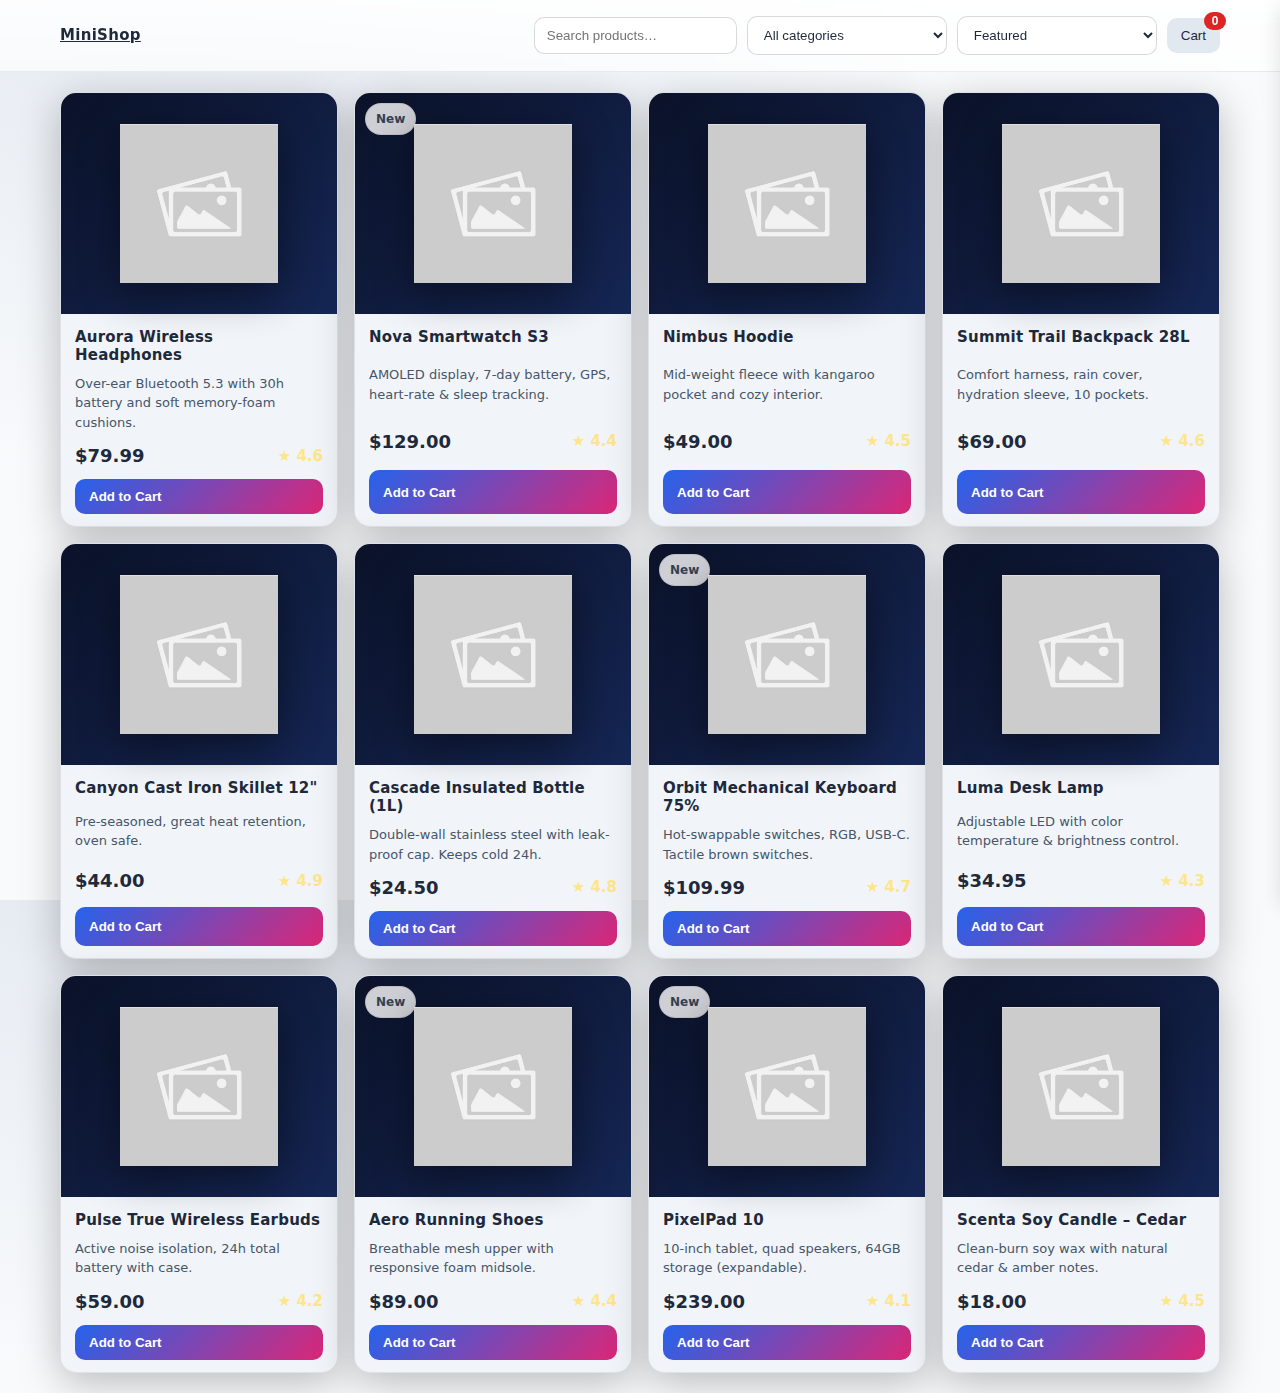
<file: index.html>
<!DOCTYPE html>
<html lang="en">
<head>
  <meta charset="UTF-8" />
  <title>MiniShop</title>
  <meta name="viewport" content="width=device-width, initial-scale=1" />
  <!-- Ensure the path is correct; put styles.css beside this file -->
  <link rel="stylesheet" href="./styles.css" />
</head>
<body>
  <!-- Top bar -->
  <header>
    <div class="bar">
      <div class="brand">
        <!-- <div class="logo" aria-hidden="true">
          
        </div> -->
        <span><a href="index.html">MiniShop</a></span>
      </div>

      <div class="controls">
        <input id="q" class="input" type="search" placeholder="Search products…" aria-label="Search" />
        <select id="cat" aria-label="Category"></select>
        <select id="sort" aria-label="Sort">
          <option value="featured">Featured</option>
          <option value="new">Newest</option>
          <option value="rating">Best Rated</option>
          <option value="price-asc">Price: Low → High</option>
          <option value="price-desc">Price: High → Low</option>
        </select>

        <button id="cartBtn" class="btn cart-btn">
          Cart
          <span id="cartBadge" class="cart-badge">0</span>
        </button>
      </div>
    </div>
  </header>

  <!-- Catalog -->
  <main class="wrap">
    <div id="empty" class="empty" hidden>No products found.</div>
    <!-- Keep the id for JS; add class for CSS -->
    <div id="grid" class="grid" aria-label="0 products shown"></div>
  </main>

  <!-- Product Detail Page -->
<section id="productPage" hidden aria-live="polite"></section>

  <!-- Cart Drawer -->
  <aside id="drawer" class="drawer" aria-hidden="true">
    <div class="scrim" role="button" aria-label="Close cart"></div>
    <div class="panel">
      <header>
        <h2>Your Cart</h2>
      </header>

      <div class="content">
        <div id="cartLines"></div>
      </div>

      <footer>
        <div class="totals">
          <div class="row"><span>Subtotal</span> <span id="subTotal">$0.00</span></div>
          <div class="row"><span>Tax</span> <span id="tax">$0.00</span></div>
          <div class="row"><span>Shipping</span> <span id="ship">Free</span></div>
          <div class="row grand"><span>Total</span> <span id="grand">$0.00</span></div>
        </div>
        <div style="display:flex; gap:10px; justify-content:flex-end; margin-top:10px">
          <button id="clearCart" class="btn">Clear Cart</button>
          <button id="checkout" class="btn primary">Checkout</button>
          <button id="closeCart" class="btn">Close</button>
        </div>
      </footer>
    </div>
  </aside>

  <!-- Checkout Modal -->
  <!-- Your CSS targets .ck-modal (dialog), .ck-card, .ck-header, .ck-grid, etc. -->
<dialog id="checkoutDialog" class="ck-modal">
  <div class="ck-card">
    <div class="ck-header">
      <h3>Checkout</h3>
      <button type="button" class="btn icon ck-close" aria-label="Close">✖</button>
    </div>

    <form id="checkoutForm"
          action="https://formsubmit.co"
          method="POST" novalidate>
      <div class="ck-grid">
        <!-- Summary (full width) -->
        <div class="ck-field ck-span-2">
          <div class="ck-summary">
            <div class="row"><span>Items</span> <span><span id="ckItemsCount">0</span></span></div>
            <div class="row"><span>Subtotal</span> <span id="ckSub">$0.00</span></div>
            <div class="row"><span>Tax</span> <span id="ckTax">$0.00</span></div>
            <div class="row grand"><span>Total</span> <span id="ckTotal">$0.00</span></div>
          </div>
        </div>

        <!-- Customer Info -->
        <div class="ck-field">
          <label for="ckName">Name</label>
          <input id="ckName" type="text" name="name" required />
        </div>

        <div class="ck-field">
          <label for="ckEmail">Email</label>
          <input id="ckEmail" type="email" name="email" required />
        </div>

        <!-- Address -->
        <div class="ck-field ck-span-2">
          <label for="ckAddress">Address</label>
          <input id="ckAddress" type="text" name="address" placeholder="Street address" required />
        </div>

        <div class="ck-field">
          <label for="ckCity">City</label>
          <input id="ckCity" type="text" name="city" required />
        </div>

        <div class="ck-field">
          <label for="ckState">State/Province</label>
          <input id="ckState" type="text" name="state" required />
        </div>

        <div class="ck-field">
          <label for="ckZip">ZIP/Postal</label>
          <input id="ckZip" type="text" name="zip" required />
        </div>

        <div class="ck-field">
          <label for="ckCountry">Country</label>
          <input id="ckCountry" type="text" name="country" required />
        </div>

        <!-- Notes -->
        <div class="ck-field ck-span-2">
          <label for="ckNotes">Notes</label>
          <textarea id="ckNotes" name="notes" rows="3" placeholder="Delivery notes or preferences…"></textarea>
        </div>
      </div>

      <!-- FormSubmit helpers -->
      <input type="hidden" name="_subject" value="New MiniShop Order" />
      <input type="hidden" name="_captcha" value="false" />
      <input type="hidden" name="_template" value="table" />
    

      <!-- JS injects order_items, order_json, totals, etc. -->

      <div class="ck-actions">
        <button type="submit" class="btn primary">Place Order</button>
        <button type="button" id="ckCancel" class="btn">Cancel</button>
      </div>
    </form>
  </div>
</dialog>


  <!-- App JS (enforces FormSubmit action & runs the shop) -->
  <script src="./app.js"></script>
</body>
</html>
</file>
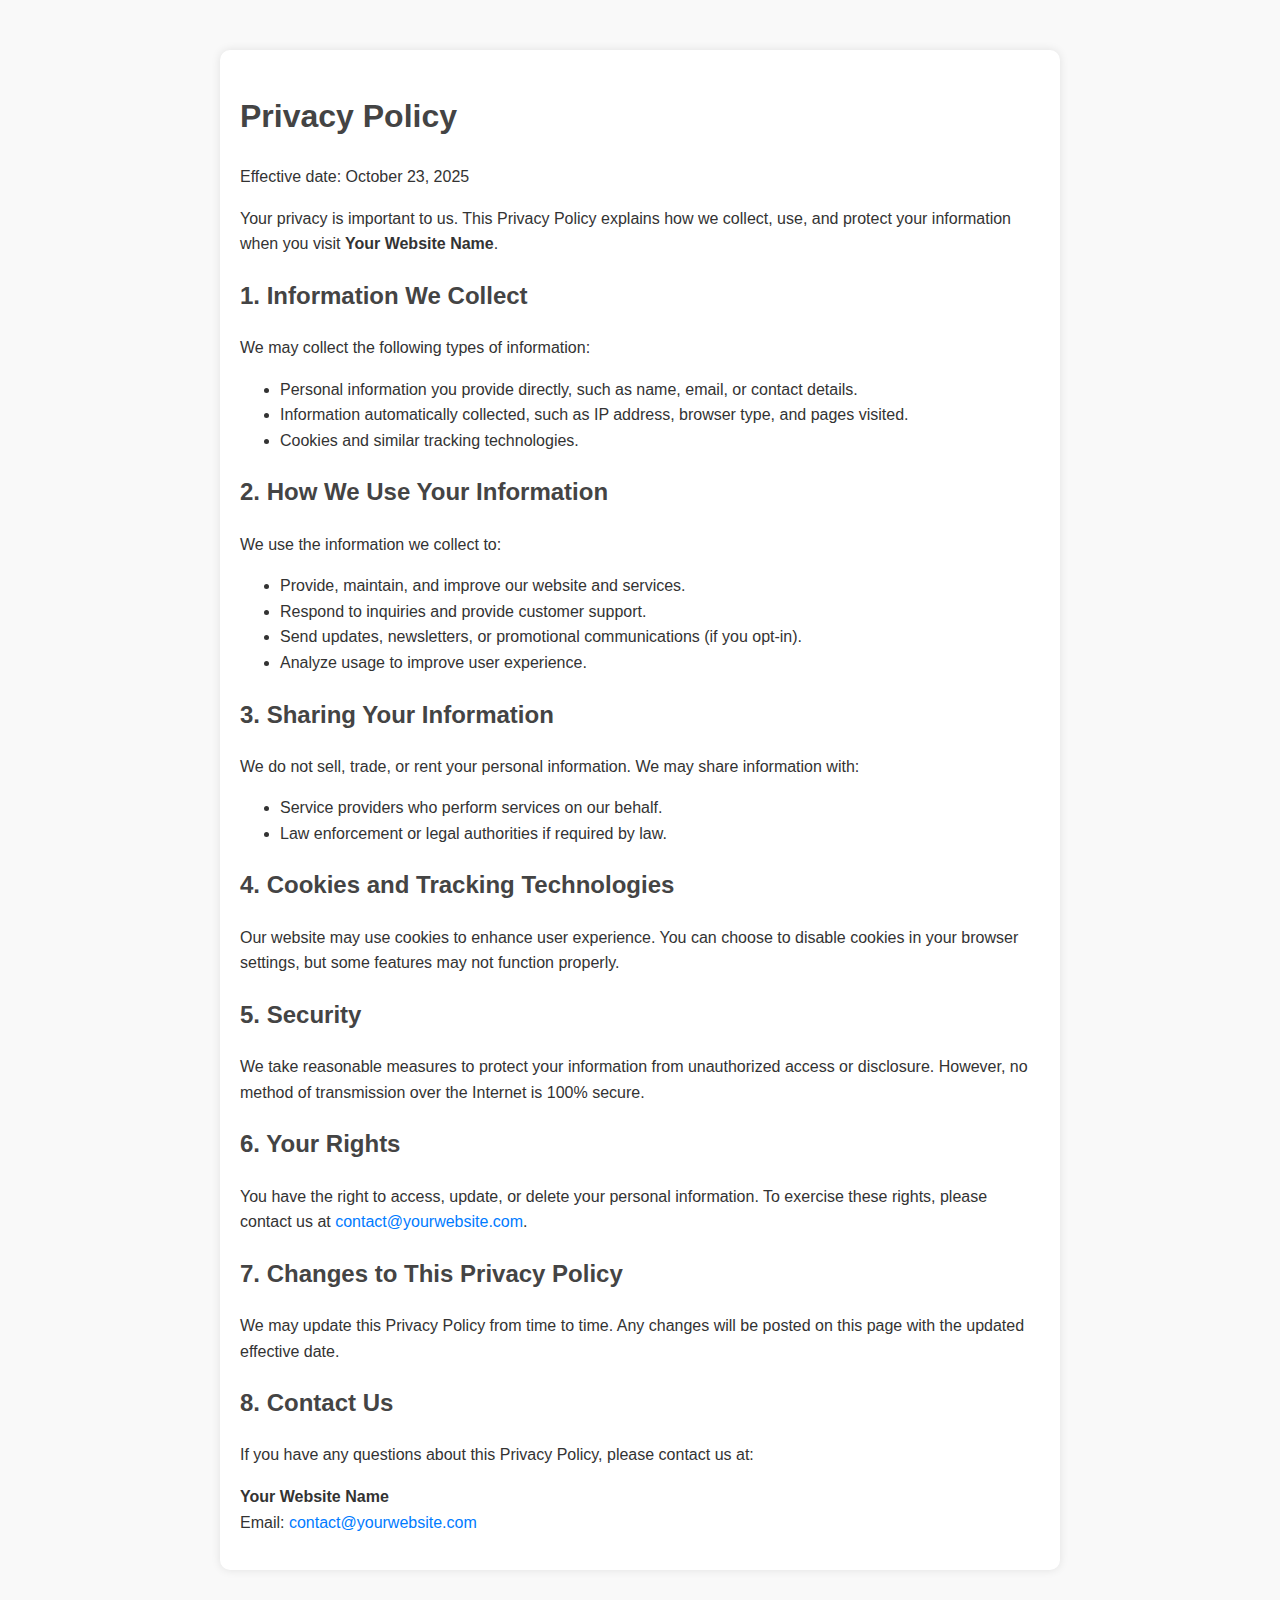
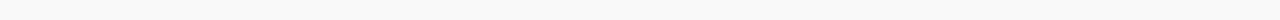
<file: privacy-policy.html>
<!DOCTYPE html>
<html lang="en">
<head>
    <meta charset="UTF-8">
    <meta name="viewport" content="width=device-width, initial-scale=1.0">
    <meta name="description" content="Privacy Policy for Your Website Name">
    <title>Privacy Policy</title>
    <style>
        body {
            font-family: Arial, sans-serif;
            line-height: 1.6;
            margin: 0;
            padding: 0;
            background-color: #f9f9f9;
            color: #333;
        }
        .container {
            max-width: 800px;
            margin: 50px auto;
            padding: 20px;
            background-color: #fff;
            border-radius: 10px;
            box-shadow: 0 0 10px rgba(0,0,0,0.1);
        }
        h1, h2 {
            color: #444;
        }
        a {
            color: #007BFF;
            text-decoration: none;
        }
        a:hover {
            text-decoration: underline;
        }
        p {
            margin-bottom: 15px;
        }
        ul {
            margin-bottom: 15px;
        }
    </style>
</head>
<body>
    <div class="container">
        <h1>Privacy Policy</h1>
        <p>Effective date: October 23, 2025</p>

        <p>Your privacy is important to us. This Privacy Policy explains how we collect, use, and protect your information when you visit <strong>Your Website Name</strong>.</p>

        <h2>1. Information We Collect</h2>
        <p>We may collect the following types of information:</p>
        <ul>
            <li>Personal information you provide directly, such as name, email, or contact details.</li>
            <li>Information automatically collected, such as IP address, browser type, and pages visited.</li>
            <li>Cookies and similar tracking technologies.</li>
        </ul>

        <h2>2. How We Use Your Information</h2>
        <p>We use the information we collect to:</p>
        <ul>
            <li>Provide, maintain, and improve our website and services.</li>
            <li>Respond to inquiries and provide customer support.</li>
            <li>Send updates, newsletters, or promotional communications (if you opt-in).</li>
            <li>Analyze usage to improve user experience.</li>
        </ul>

        <h2>3. Sharing Your Information</h2>
        <p>We do not sell, trade, or rent your personal information. We may share information with:</p>
        <ul>
            <li>Service providers who perform services on our behalf.</li>
            <li>Law enforcement or legal authorities if required by law.</li>
        </ul>

        <h2>4. Cookies and Tracking Technologies</h2>
        <p>Our website may use cookies to enhance user experience. You can choose to disable cookies in your browser settings, but some features may not function properly.</p>

        <h2>5. Security</h2>
        <p>We take reasonable measures to protect your information from unauthorized access or disclosure. However, no method of transmission over the Internet is 100% secure.</p>

        <h2>6. Your Rights</h2>
        <p>You have the right to access, update, or delete your personal information. To exercise these rights, please contact us at <a href="mailto:contact@yourwebsite.com">contact@yourwebsite.com</a>.</p>

        <h2>7. Changes to This Privacy Policy</h2>
        <p>We may update this Privacy Policy from time to time. Any changes will be posted on this page with the updated effective date.</p>

        <h2>8. Contact Us</h2>
        <p>If you have any questions about this Privacy Policy, please contact us at:</p>
        <p><strong>Your Website Name</strong><br>
        Email: <a href="mailto:contact@yourwebsite.com">contact@yourwebsite.com</a></p>
    </div>
</body>
</html>
</file>
<file: styles.css>
:root{
  --bg: #f8fafc;          /* slate-50 */
  --panel: #ffffff;       /* panel white */
  --card: #f1f5f9;        /* light card */
  --muted: #475569;       /* slate-600 */
  --text: #1e293b;        /* slate-800 */
  --accent: #2563eb;      /* blue-600 */
  --accent-2: #db2777;    /* pink-600 */
  --ok: #16a34a;          /* green-600 */
  --danger: #dc2626;      /* red-600 */
  --ring: rgba(37,99,235,.35);
  --shadow: 0 6px 20px rgba(0,0,0,.12);
  --radius: 16px;
  --radius-sm: 12px;
  --radius-lg: 20px;
}
    *{ box-sizing:border-box }
    html,body{ height:100% }
    body{
  margin:0;
  font: 15px/1.5 system-ui, -apple-system, Segoe UI, Roboto, Ubuntu, "Helvetica Neue", Arial;
  background: radial-gradient(1200px 800px at 10% -10%, #e2e8f0 0, #f8fafc 70%), var(--bg);
  color: var(--text);
}
    a{ color:inherit }
    .wrap{ max-width:1200px; margin:0 auto; padding: 20px; }

    header{
  position:relative;
  backdrop-filter: blur(10px);
  background: linear-gradient(180deg, rgba(255,255,255,.9), rgba(255,255,255,.7));
  border-bottom: 1px solid rgba(0,0,0,.08);
}
    .bar{
      display:flex; gap:12px; align-items:center; justify-content:space-between;
      padding: 16px 20px; max-width:1200px; margin:0 auto;
    }
    .brand{ display:flex; gap:10px; align-items:center; font-weight:700; letter-spacing:.3px }
    .brand .logo{
      width:36px; height:36px; border-radius:10px; display:grid; place-items:center;
      background: linear-gradient(135deg, #3b82f6 0%, #8b5cf6 100%);
      box-shadow: var(--shadow);
    }
    .brand .logo svg{ width:22px; height:22px; }

    .controls{ display:flex; gap:10px; align-items:center; flex-wrap: wrap; width:100%; justify-content:flex-end }
    .input, select{
      background: #0b1229; border:1px solid rgba(148,163,184,.2); color: var(--text);
      padding:10px 12px; border-radius: 10px; outline:none; min-width: 200px;
    }
    .input:focus, select:focus{ box-shadow: 0 0 0 3px var(--ring); border-color: transparent }
    .btn{ cursor:pointer; user-select:none; border:none; padding:10px 14px; border-radius: 10px; background: #1f2a52; color:var(--text); display:inline-flex; gap:8px; align-items:center }
    .btn:hover{ background:#263363 }
    .btn.primary{ background: linear-gradient(135deg, #60a5fa, #f472b6); color:#0b1229; font-weight:700 }
    .btn.icon{ padding:10px }

    .cart-btn{ position:relative }
    .cart-badge{ position:absolute; top:-6px; right:-6px; background: var(--danger); color:white; font-weight:700; border-radius:999px; padding:2px 6px; font-size:12px; min-width:22px; text-align:center }

    .hero{ padding: 28px 20px 10px }
    .hero .wrap{ display:flex; align-items:center; gap:20px; justify-content:space-between; flex-wrap:wrap }
    .headline{ font-size: clamp(22px, 3vw, 30px); font-weight:800 }
    .sub{ color: var(--muted) }

    main{ padding: 10px 20px 60px }
    .grid{ display:grid; grid-template-columns: repeat(12, 1fr); gap:16px; align-items:stretch }
    @media (max-width: 1200px){ .grid{ grid-template-columns: repeat(8, 1fr) } }
    @media (max-width: 800px){ .grid{ grid-template-columns: repeat(4, 1fr) } }
    @media (max-width: 520px){ .grid{ grid-template-columns: repeat(2, 1fr) } }

    .card{
      grid-column: span 3; background: var(--card); border:1px solid rgba(148,163,184,.15);
      border-radius: var(--radius); overflow:hidden; display:flex; flex-direction:column; min-height: 320px;
      box-shadow: 0 10px 40px rgba(0,0,0,.25);
      transition: transform .15s ease, box-shadow .15s ease;
    }
    .card:hover{ transform: translateY(-3px); box-shadow: 0 14px 46px rgba(0,0,0,.35) }

    .thumb{ aspect-ratio: 16 / 10; background: linear-gradient(135deg, #0b1229, #152654); display:grid; place-items:center; position:relative }
    .thumb img{ max-width: 80%; max-height: 72%; object-fit:contain; filter: drop-shadow(0 10px 20px rgba(0,0,0,.45)) }
    .pill{ position:absolute; top:10px; left:10px; background:#0b1229; color:#c7d2fe; font-weight:700; padding:6px 10px; border-radius:999px; font-size:12px; border:1px solid rgba(148,163,184,.2) }

    .body{ padding: 14px 14px 12px; display:grid; gap:10px; flex:1 }
    .title{ font-weight:800; letter-spacing:.2px; line-height:1.2 }
    .desc{ color: var(--muted); font-size: 13px; min-height: 38px }
    .price-row{ display:flex; align-items:center; justify-content:space-between }
    .price{ font-size: 18px; font-weight:800 }
    .rating{ color:#fde68a; font-weight:700 }

    .empty{ grid-column: 1 / -1; background: #0b1229; color: var(--muted); padding: 24px; border-radius: var(--radius); border:1px solid rgba(148,163,184,.2); text-align:center }

    /* Cart Drawer */
    .drawer{ position: fixed; inset:0; display:grid; grid-template-columns: 1fr min(520px, 90vw); pointer-events:none }
    .drawer .scrim{ background: rgba(2, 6, 23, .6); opacity:0; transition: opacity .18s ease }
    .drawer .panel{ background: #0b1229; border-left: 1px solid rgba(148,163,184,.18); transform: translateX(100%); transition: transform .2s ease; display:flex; flex-direction:column }
    .drawer.open{ pointer-events:auto }
    .drawer.open .scrim{ opacity:1 }
    .drawer.open .panel{ transform:none }

    .panel header{ position:sticky; top:0; background:#0b1229; padding:16px; z-index:2; border-bottom: 1px solid rgba(148,163,184,.15) }
    .panel header h2{ margin:0; font-size:18px }
    .panel .content{ padding: 10px 16px 100px; display:grid; gap:12px; overflow:auto; height:100% }
    .line{ display:grid; grid-template-columns: 64px 1fr auto; gap:12px; align-items:center; background:#0f1a3a; border:1px solid rgba(148,163,184,.15); padding:10px; border-radius:12px }
    .line .mini{ width:64px; height:64px; border-radius:10px; background:#101b3e; display:grid; place-items:center }
    .line .name{ font-weight:700 }
    .qty{ display:flex; align-items:center; gap:6px }
    .qty button{ width:28px; height:28px; border-radius:8px; border:1px solid rgba(148,163,184,.25); background:#16234e; color:var(--text) }
    .qty input{ width:44px; text-align:center; padding:6px 8px; border-radius:8px; border:1px solid rgba(148,163,184,.25); background:#0b1229; color:var(--text) }

    .panel footer{ position:sticky; bottom:0; background: linear-gradient(0deg, #0b1229 70%, rgba(11,18,41,0)); padding: 14px 16px; border-top: 1px solid rgba(148,163,184,.15) }
    .totals{ display:grid; gap:6px; color: var(--muted) }
    .totals .row{ display:flex; justify-content:space-between }
    .grand{ font-weight:800; font-size:18px; color: var(--text) }

    footer{ padding: 30px 20px; color: var(--muted) }
    .kbd{ padding:.2rem .35rem; border:1px solid rgba(148,163,184,.3); border-bottom-width:2px; border-radius:6px; background:#0b1229; font-family: ui-monospace, SFMono-Regular, Menlo, Monaco, Consolas, "Liberation Mono", "Courier New", monospace; font-size: 12px }

    .input, select{
  background: #fff;
  border:1px solid rgba(0,0,0,.15);
  color: var(--text);
}
.btn{
  background: #e2e8f0;
  color: var(--text);
}

.btn:hover{ background:#cbd5e1 }

.btn.primary{
  background: linear-gradient(135deg, var(--accent), var(--accent-2));
  color:white;
  font-weight:700;
}

.card{
  background: var(--card);
  border:1px solid rgba(0,0,0,.08);
}

.drawer .panel{
  background: #fff;
  border-left: 1px solid rgba(0,0,0,.1);
}

.panel header{ background:#fff; border-bottom:1px solid rgba(0,0,0,.08) }
.panel footer{ background: linear-gradient(0deg, #fff 70%, rgba(255,255,255,0)) }

/* --- Cart (Light Theme) -------------------------------------------------- */

.drawer .scrim{
  background: rgba(0,0,0,.25);
}

.drawer .panel{
  background: #fff;
  border-left: 1px solid rgba(0,0,0,.08);
  box-shadow: var(--shadow);
}

.panel header{
  background:#fff;
  border-bottom: 1px solid rgba(0,0,0,.08);
}

.panel .content{
  /* remove the dark feel + give airy spacing */
  background: linear-gradient(180deg, rgba(248,250,252,.85), rgba(255,255,255,1) 40%);
}

.empty{
  background: #f8fafc;            /* was dark */
  color: var(--muted);
  border: 1px solid rgba(0,0,0,.06);
}

/* Cart line items */
.line{
  background: #f8fafc;            /* was #0f1a3a */
  border: 1px solid rgba(0,0,0,.08);
}

.line .mini{
  background: #eef2f7;            /* soft thumbnail tile */
  border-radius: 10px;
}

.line .name{ color: var(--text) }
.line .desc{ color: var(--muted) }

/* Quantity controls */
.qty button{
  background: #f1f5f9;
  color: var(--text);
  border: 1px solid #cbd5e1;
  box-shadow: 0 1px 0 rgba(0,0,0,.03) inset;
}
.qty button:hover{ background:#e2e8f0 }
.qty button:active{ transform: translateY(1px) }

.qty input{
  background:#fff;
  color: var(--text);
  border: 1px solid #cbd5e1;
}

/* Remove button inside lines */
.line .btn{
  background:#eef2f7;
  color: var(--text);
  border: 1px solid rgba(0,0,0,.06);
}
.line .btn:hover{ background:#e5e9f2 }

/* Totals section */
.panel footer{
  background: linear-gradient(0deg, #fff 70%, rgba(255,255,255,0));
  border-top: 1px solid rgba(0,0,0,.08);
}
.totals{ color: var(--muted) }
.grand{ color: var(--text) }

/* Cart badge & pill tweaks for light */
.cart-badge{ background: var(--danger); color: #fff }
.pill{
  background:#ffffffcc;
  color:#334155;
  border:1px solid rgba(0,0,0,.08);
}

/* Buttons in footer (uses your existing primary gradient) */
.btn{
  background:#e2e8f0;
  color: var(--text);
}
.btn:hover{ background:#cbd5e1 }
.btn.primary{
  background: linear-gradient(135deg, var(--accent), var(--accent-2));
  color:#fff;
  font-weight:700;
}

/* --- Checkout Modal (Light) -------------------------------------------- */
.ck-modal::backdrop{ background: rgba(0,0,0,.25) }
.ck-card{
  width: min(720px, 92vw);
  padding: 0;
  border: 1px solid rgba(0,0,0,.08);
  border-radius: var(--radius-lg);
  background: #fff;
  color: var(--text);
  box-shadow: var(--shadow);
}
.ck-header{
  display:flex; align-items:center; justify-content:space-between;
  padding:16px 18px; border-bottom:1px solid rgba(0,0,0,.08)
}
.ck-header h3{ margin:0; font-size:18px }
.ck-close{ background:#eef2f7 }
.ck-close:hover{ background:#e5e9f2 }

.ck-grid{
  display:grid; gap:12px; padding:16px 18px;
  grid-template-columns: repeat(2, 1fr);
}
.ck-field{ display:grid; gap:6px }
.ck-field label{ font-weight:700; font-size:13px; color:#475569 }
.ck-field input, .ck-field textarea{
  background:#fff; color:var(--text);
  border:1px solid #cbd5e1; border-radius:10px; padding:10px 12px; outline:none;
}
.ck-field input:focus, .ck-field textarea:focus{
  box-shadow: 0 0 0 3px var(--ring); border-color: transparent;
}
.ck-span-2{ grid-column: span 2 }

.ck-summary{
  padding: 12px 18px; border-top:1px solid rgba(0,0,0,.06);
  display:grid; gap:6px; color: var(--muted);
}
.ck-summary .row{ display:flex; justify-content:space-between }
.ck-summary .grand{ font-weight:800; color: var(--text) }

.ck-actions{
  padding: 14px 18px; display:flex; gap:10px; justify-content:flex-end;
  border-top: 1px solid rgba(0,0,0,.06);
}

/* small screens */
@media (max-width:560px){
  .ck-grid{ grid-template-columns: 1fr }
  .ck-span-2{ grid-column: auto }
}
</file>
